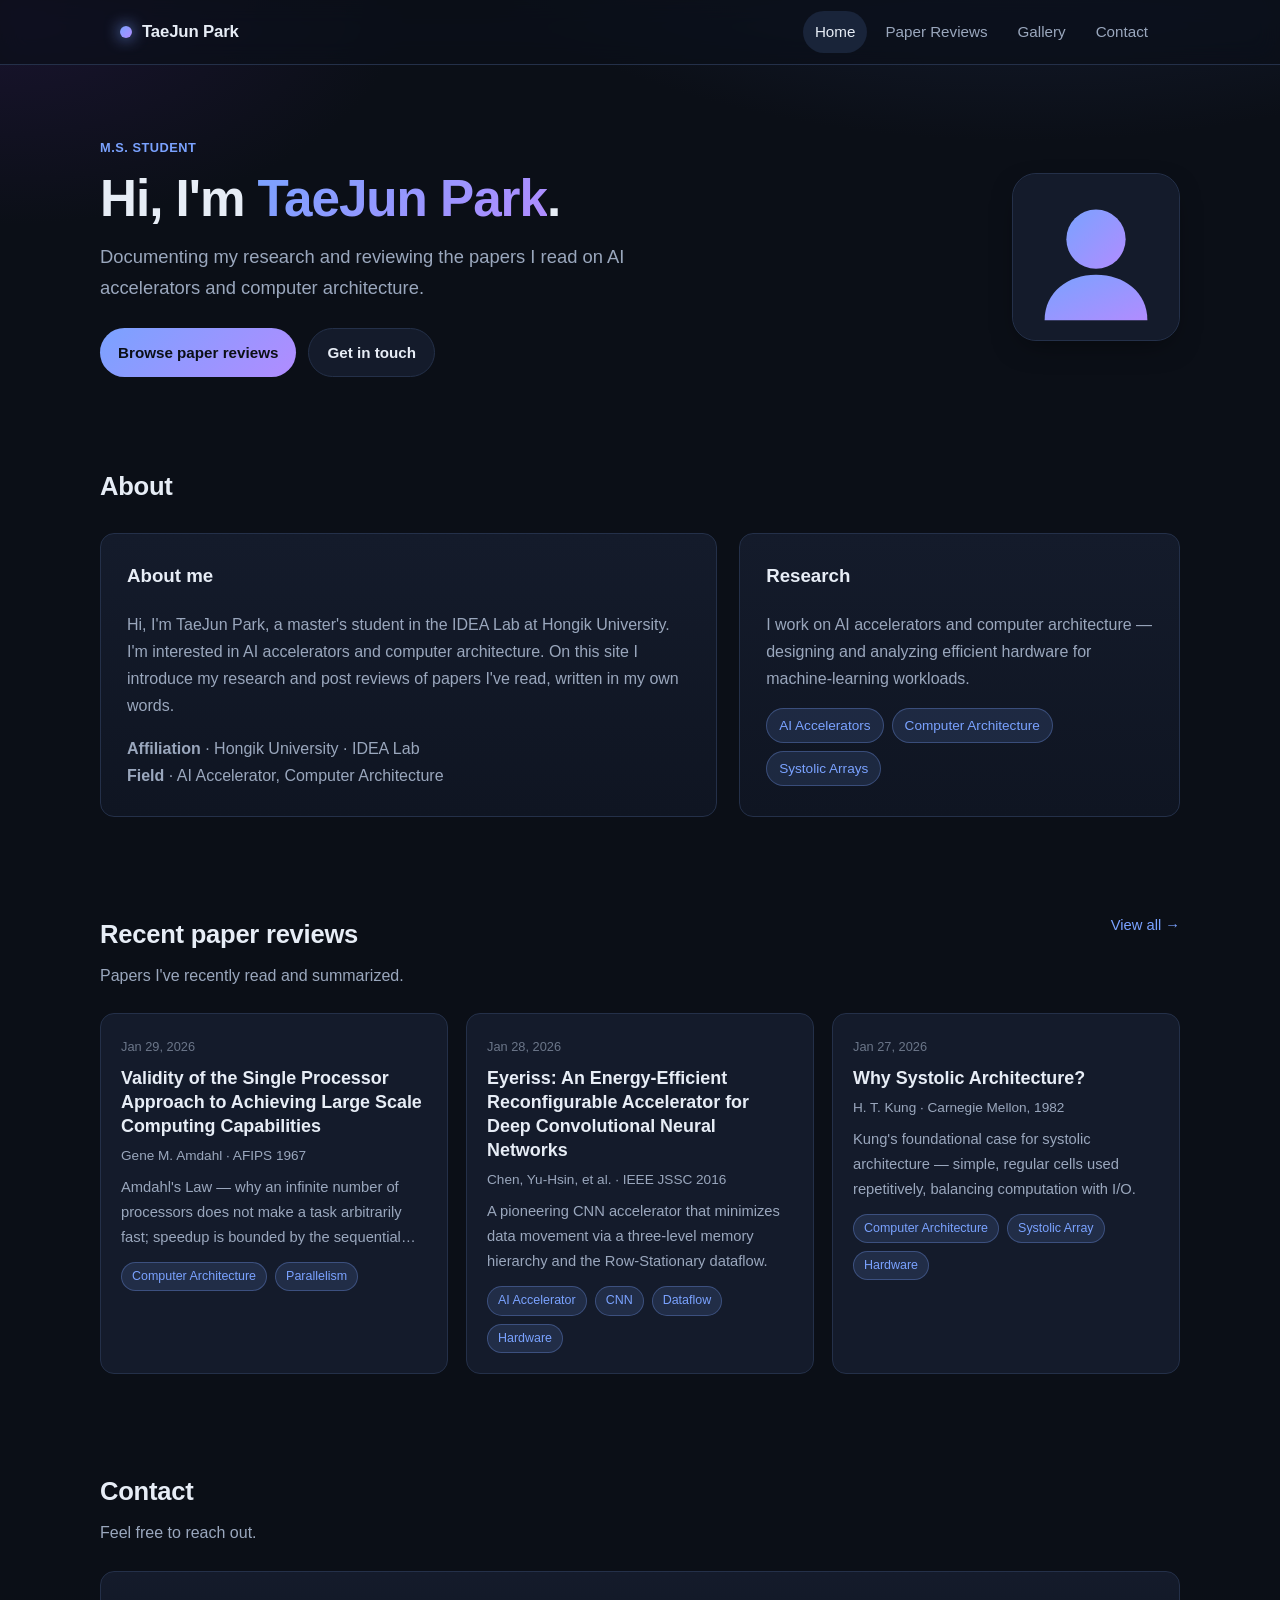
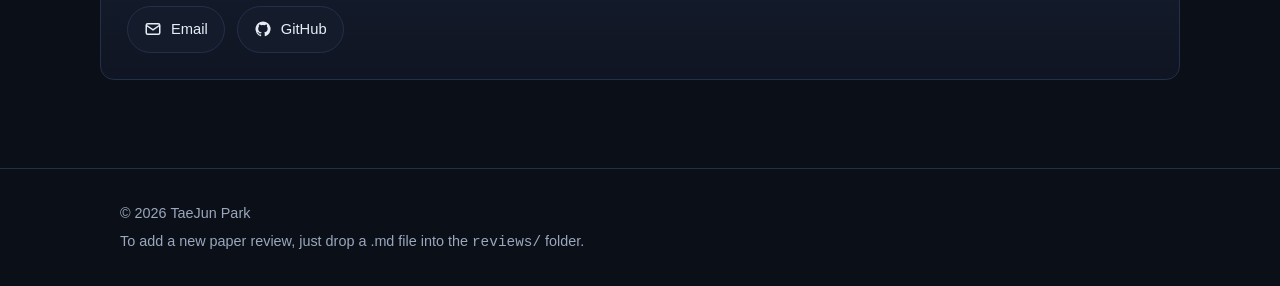
<file: index.html>
<!DOCTYPE html>
<html lang="en">
<head>
  <meta charset="UTF-8" />
  <meta name="viewport" content="width=device-width, initial-scale=1.0" />
  <title>{name} · Research & Paper Reviews</title>
  <meta name="description" content="A master's researcher's research overview and paper reviews." />
  <link rel="stylesheet" href="assets/css/style.css" />
</head>
<body data-page="home">
  <header class="site-header">
    <div class="container nav">
      <a class="brand" href="index.html"><span class="brand-dot"></span><span data-profile="name">My Site</span></a>
      <button class="nav-toggle" aria-label="Open menu" aria-expanded="false">☰</button>
      <nav class="nav-links">
        <a href="index.html" data-nav="home">Home</a>
        <a href="reviews.html" data-nav="reviews">Paper Reviews</a>
        <a href="gallery.html" data-nav="gallery">Gallery</a>
        <a href="index.html#contact">Contact</a>
      </nav>
    </div>
  </header>

  <main>
    <!-- Hero -->
    <section class="container hero">
      <div>
        <p class="hero-eyebrow" data-profile="role">M.S. Student</p>
        <h1>Hi, I'm <span class="grad" data-profile="name">Your Name</span>.</h1>
        <p class="lead" data-profile="tagline">A place where I document my research and review the papers I read.</p>
        <div class="hero-cta">
          <a class="btn btn-primary" href="reviews.html">Browse paper reviews</a>
          <a class="btn" href="index.html#contact">Get in touch</a>
        </div>
      </div>
      <img class="avatar" data-avatar src="assets/img/avatar.svg" alt="Profile picture" />
    </section>

    <!-- About + Research -->
    <section class="container section" id="about">
      <div class="section-head"><h2>About</h2></div>
      <div class="about-grid">
        <div class="panel">
          <h3>About me</h3>
          <p class="muted" data-profile="about">Your bio will appear here.</p>
          <p class="muted" style="margin-bottom:0">
            <strong>Affiliation</strong> · <span data-profile="affiliation"></span><br />
            <strong>Field</strong> · <span data-profile="field"></span>
          </p>
        </div>
        <div class="panel">
          <h3>Research</h3>
          <p class="muted" data-profile="research.summary">A summary of your research will appear here.</p>
          <div class="interests" id="interests"></div>
        </div>
      </div>
    </section>

    <!-- Recent reviews -->
    <section class="container section">
      <div class="section-head">
        <a class="more" href="reviews.html">View all →</a>
        <h2>Recent paper reviews</h2>
        <p>Papers I've recently read and summarized.</p>
      </div>
      <div class="grid" id="recent-reviews">
        <p class="notice muted">Loading…</p>
      </div>
    </section>

    <!-- Contact -->
    <section class="container section" id="contact">
      <div class="section-head"><h2>Contact</h2><p>Feel free to reach out.</p></div>
      <div class="panel">
        <div class="link-row" id="contact-links"></div>
      </div>
    </section>
  </main>

  <footer class="site-footer">
    <div class="container">
      <p>© <span id="year"></span> <span data-profile="name"></span></p>
      <p class="muted">To add a new paper review, just drop a .md file into the <code>reviews/</code> folder.</p>
    </div>
  </footer>

  <script src="assets/js/app.js" defer></script>
</body>
</html>
</file>
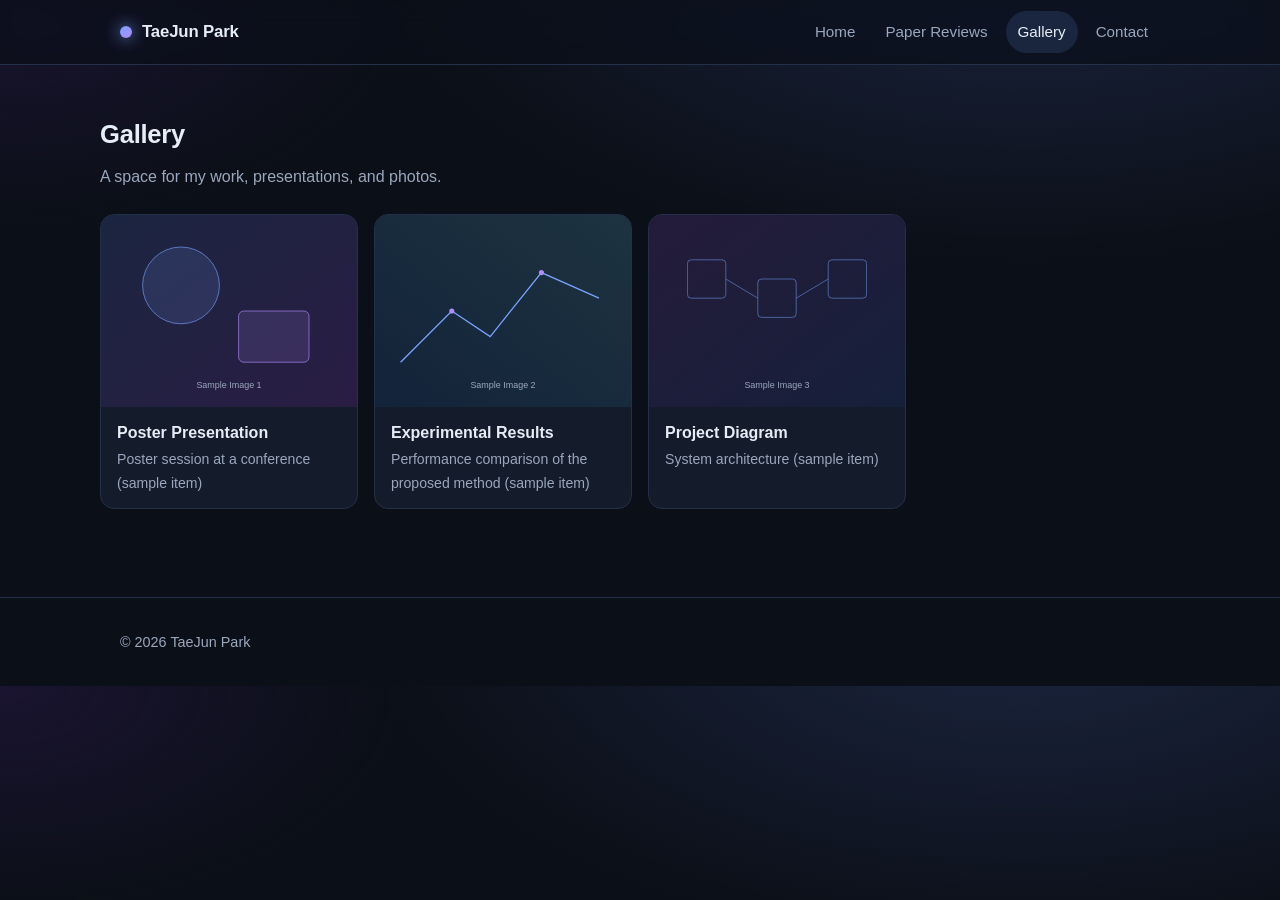
<file: gallery.html>
<!DOCTYPE html>
<html lang="en">
<head>
  <meta charset="UTF-8" />
  <meta name="viewport" content="width=device-width, initial-scale=1.0" />
  <title>Gallery · {name}</title>
  <meta name="description" content="Gallery of work and photos." />
  <link rel="stylesheet" href="assets/css/style.css" />
</head>
<body data-page="gallery">
  <header class="site-header">
    <div class="container nav">
      <a class="brand" href="index.html"><span class="brand-dot"></span><span data-profile="name">My Site</span></a>
      <button class="nav-toggle" aria-label="Open menu" aria-expanded="false">☰</button>
      <nav class="nav-links">
        <a href="index.html" data-nav="home">Home</a>
        <a href="reviews.html" data-nav="reviews">Paper Reviews</a>
        <a href="gallery.html" data-nav="gallery">Gallery</a>
        <a href="index.html#contact">Contact</a>
      </nav>
    </div>
  </header>

  <main class="container section">
    <div class="section-head">
      <h2>Gallery</h2>
      <p>A space for my work, presentations, and photos.</p>
    </div>
    <div class="gallery-grid" id="gallery-list">
      <p class="notice muted">Loading…</p>
    </div>
  </main>

  <footer class="site-footer">
    <div class="container">
      <p>© <span id="year"></span> <span data-profile="name"></span></p>
    </div>
  </footer>

  <script src="assets/js/app.js" defer></script>
</body>
</html>
</file>
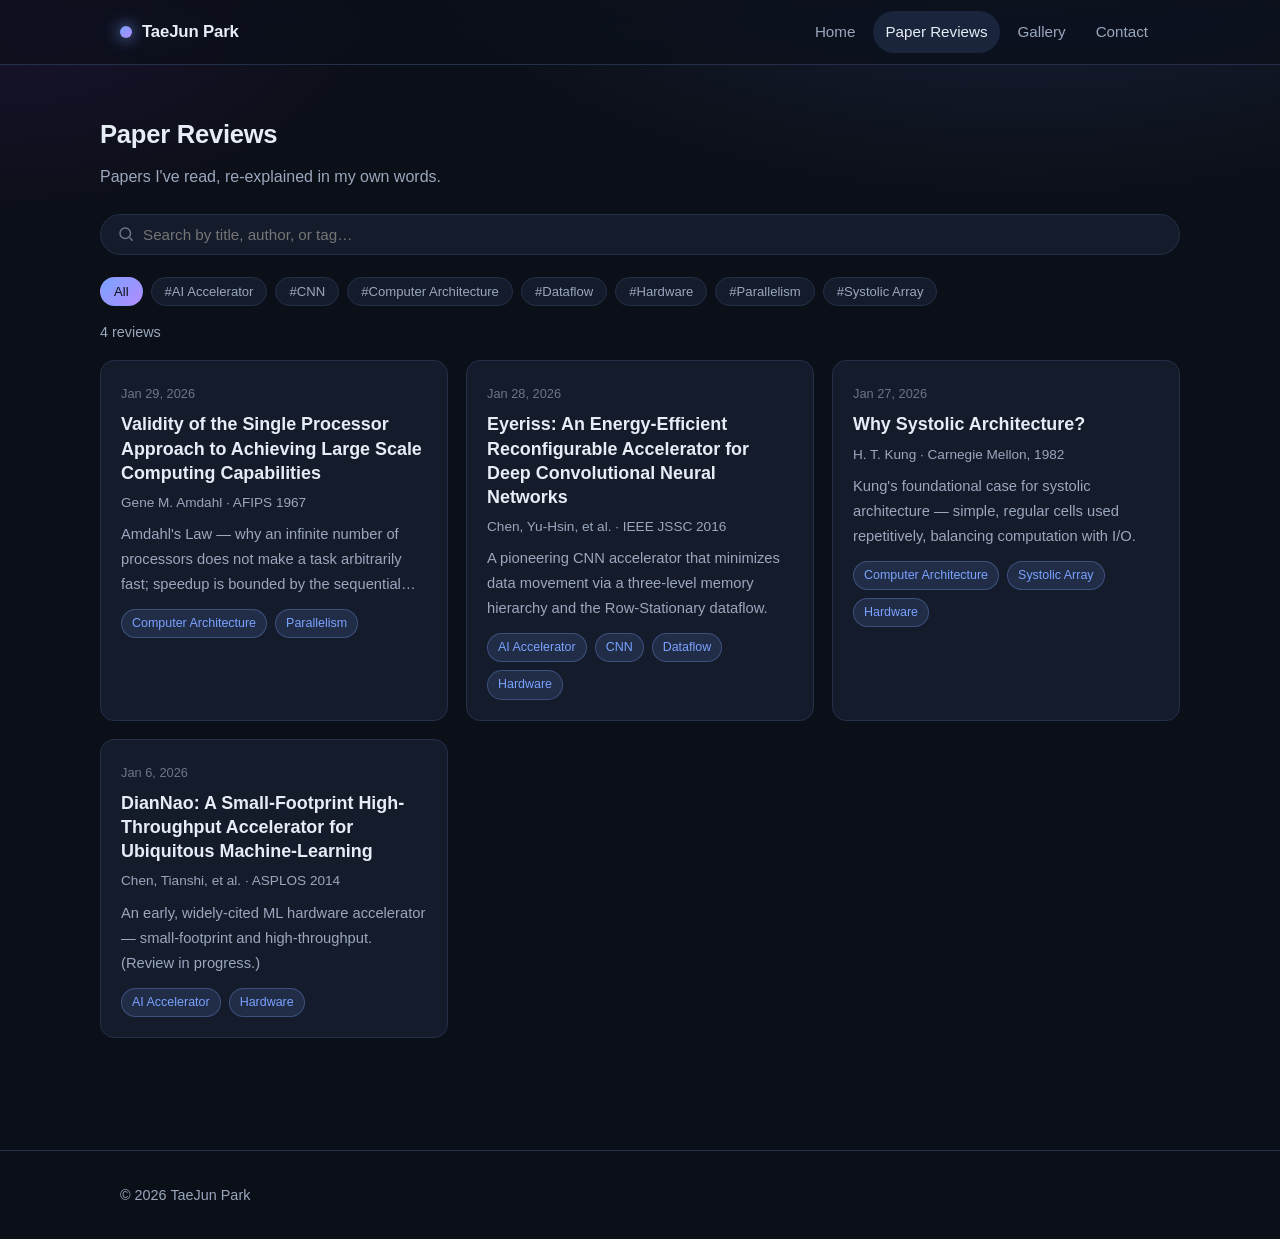
<file: reviews.html>
<!DOCTYPE html>
<html lang="en">
<head>
  <meta charset="UTF-8" />
  <meta name="viewport" content="width=device-width, initial-scale=1.0" />
  <title>Paper Reviews · {name}</title>
  <meta name="description" content="A collection of paper reviews." />
  <link rel="stylesheet" href="assets/css/style.css" />
</head>
<body data-page="reviews">
  <header class="site-header">
    <div class="container nav">
      <a class="brand" href="index.html"><span class="brand-dot"></span><span data-profile="name">My Site</span></a>
      <button class="nav-toggle" aria-label="Open menu" aria-expanded="false">☰</button>
      <nav class="nav-links">
        <a href="index.html" data-nav="home">Home</a>
        <a href="reviews.html" data-nav="reviews">Paper Reviews</a>
        <a href="gallery.html" data-nav="gallery">Gallery</a>
        <a href="index.html#contact">Contact</a>
      </nav>
    </div>
  </header>

  <main class="container section">
    <div class="section-head">
      <h2>Paper Reviews</h2>
      <p>Papers I've read, re-explained in my own words.</p>
    </div>

    <div class="toolbar">
      <label class="search">
        <svg width="18" height="18" viewBox="0 0 24 24" fill="none" stroke="currentColor" stroke-width="2"><circle cx="11" cy="11" r="7"/><path d="m21 21-4.3-4.3"/></svg>
        <input id="search" type="search" placeholder="Search by title, author, or tag…" autocomplete="off" />
      </label>
    </div>
    <div class="tagbar" id="tagbar"></div>
    <p id="reviews-count" class="list-count muted"></p>

    <div class="grid" id="reviews-list">
      <p class="notice muted">Loading…</p>
    </div>
    <div id="load-more-wrap" class="center" style="margin-top:24px"></div>
  </main>

  <footer class="site-footer">
    <div class="container">
      <p>© <span id="year"></span> <span data-profile="name"></span></p>
    </div>
  </footer>

  <script src="assets/js/app.js" defer></script>
  <script src="assets/js/reviews.js" defer></script>
</body>
</html>
</file>
<file: assets/css/style.css>
/* =========================================================
   다크 모던 테마
   색상/간격은 아래 :root 변수만 바꾸면 사이트 전체에 반영됩니다.
   ========================================================= */
:root {
  --bg: #0b0f17;
  --bg-soft: #0f1522;
  --panel: #141b2b;
  --panel-2: #18203250;
  --border: #243049;
  --text: #e7edf6;
  --muted: #9aa7bd;
  --faint: #6b7689;
  --accent: #7aa2ff;
  --accent-2: #b18cff;
  --accent-soft: #7aa2ff22;
  --danger: #ff7a7a;
  --radius: 14px;
  --radius-sm: 10px;
  --maxw: 1080px;
  --shadow: 0 10px 30px -12px rgba(0, 0, 0, 0.6);
  --grad: linear-gradient(135deg, var(--accent), var(--accent-2));
  --font: -apple-system, BlinkMacSystemFont, "Segoe UI", "Malgun Gothic",
    "맑은 고딕", Roboto, "Helvetica Neue", Arial, "Apple SD Gothic Neo",
    "Noto Sans KR", sans-serif;
  --mono: "SFMono-Regular", "Cascadia Code", Consolas, "Liberation Mono",
    Menlo, monospace;
}

* { box-sizing: border-box; }

html { scroll-behavior: smooth; }

body {
  margin: 0;
  font-family: var(--font);
  background:
    radial-gradient(1200px 600px at 80% -10%, #1b2540 0%, transparent 55%),
    radial-gradient(900px 500px at 0% 0%, #1a1430 0%, transparent 45%),
    var(--bg);
  color: var(--text);
  line-height: 1.7;
  -webkit-font-smoothing: antialiased;
  text-rendering: optimizeLegibility;
}

a { color: var(--accent); text-decoration: none; }
a:hover { text-decoration: underline; }

img { max-width: 100%; display: block; }

.container {
  width: 100%;
  max-width: var(--maxw);
  margin: 0 auto;
  padding: 0 20px;
}

.muted { color: var(--muted); }
.center { text-align: center; }

/* ---------- 헤더 / 네비게이션 ---------- */
.site-header {
  position: sticky;
  top: 0;
  z-index: 50;
  backdrop-filter: saturate(160%) blur(12px);
  background: color-mix(in srgb, var(--bg) 75%, transparent);
  border-bottom: 1px solid var(--border);
}
.nav {
  display: flex;
  align-items: center;
  justify-content: space-between;
  height: 64px;
}
.brand {
  display: inline-flex;
  align-items: center;
  gap: 10px;
  font-weight: 700;
  font-size: 1.05rem;
  color: var(--text);
  letter-spacing: -0.01em;
}
.brand:hover { text-decoration: none; }
.brand-dot {
  width: 12px;
  height: 12px;
  border-radius: 50%;
  background: var(--grad);
  box-shadow: 0 0 16px var(--accent);
}
.nav-links { display: flex; align-items: center; gap: 6px; }
.nav-links a {
  color: var(--muted);
  padding: 8px 12px;
  border-radius: 999px;
  font-size: 0.95rem;
  font-weight: 500;
  transition: color 0.15s, background 0.15s;
}
.nav-links a:hover { color: var(--text); text-decoration: none; background: var(--panel); }
.nav-links a.active { color: var(--text); background: var(--accent-soft); }
.nav-toggle {
  display: none;
  background: var(--panel);
  border: 1px solid var(--border);
  color: var(--text);
  font-size: 1.2rem;
  width: 42px;
  height: 42px;
  border-radius: var(--radius-sm);
  cursor: pointer;
}

/* ---------- 히어로 (홈) ---------- */
.hero {
  padding: 72px 0 40px;
  display: grid;
  grid-template-columns: 1fr auto;
  gap: 40px;
  align-items: center;
}
.hero-eyebrow {
  color: var(--accent);
  font-weight: 600;
  letter-spacing: 0.04em;
  text-transform: uppercase;
  font-size: 0.8rem;
  margin: 0 0 12px;
}
.hero h1 {
  font-size: clamp(2rem, 5vw, 3.2rem);
  line-height: 1.1;
  margin: 0 0 14px;
  letter-spacing: -0.02em;
}
.hero h1 .grad {
  background: var(--grad);
  -webkit-background-clip: text;
  background-clip: text;
  color: transparent;
}
.hero p.lead { font-size: 1.15rem; color: var(--muted); margin: 0 0 24px; max-width: 52ch; }
.hero-cta { display: flex; flex-wrap: wrap; gap: 12px; }
.avatar {
  width: 168px;
  height: 168px;
  border-radius: 24px;
  border: 1px solid var(--border);
  box-shadow: var(--shadow);
  background: var(--panel);
}

/* ---------- 버튼 ---------- */
.btn {
  display: inline-flex;
  align-items: center;
  gap: 8px;
  padding: 11px 18px;
  border-radius: 999px;
  font-weight: 600;
  font-size: 0.95rem;
  border: 1px solid var(--border);
  background: var(--panel);
  color: var(--text);
  cursor: pointer;
  transition: transform 0.1s, border-color 0.15s, background 0.15s;
}
.btn:hover { text-decoration: none; transform: translateY(-1px); border-color: var(--accent); }
.btn-primary { background: var(--grad); border: none; color: #0b0f17; }
.btn-primary:hover { box-shadow: 0 8px 24px -8px var(--accent); }

/* ---------- 섹션 ---------- */
.section { padding: 48px 0; }
.section-head { margin-bottom: 24px; }
.section-head h2 {
  font-size: 1.6rem;
  margin: 0 0 6px;
  letter-spacing: -0.01em;
}
.section-head p { margin: 0; color: var(--muted); }
.section-head .more { float: right; font-size: 0.92rem; }

.panel {
  background: linear-gradient(180deg, var(--panel), var(--bg-soft));
  border: 1px solid var(--border);
  border-radius: var(--radius);
  padding: 26px;
}

/* ---------- 칩 / 태그 ---------- */
.chips { display: flex; flex-wrap: wrap; gap: 8px; margin-top: 12px; }
.chip {
  font-size: 0.78rem;
  color: var(--accent);
  background: var(--accent-soft);
  border: 1px solid color-mix(in srgb, var(--accent) 30%, transparent);
  padding: 3px 10px;
  border-radius: 999px;
  white-space: nowrap;
}

/* ---------- 카드 (리뷰 목록) ---------- */
.grid {
  display: grid;
  grid-template-columns: repeat(auto-fill, minmax(280px, 1fr));
  gap: 18px;
}
.card {
  display: block;
  background: var(--panel);
  border: 1px solid var(--border);
  border-radius: var(--radius);
  overflow: hidden;
  transition: transform 0.12s, border-color 0.15s, box-shadow 0.15s;
  color: var(--text);
}
.card:hover {
  text-decoration: none;
  transform: translateY(-3px);
  border-color: color-mix(in srgb, var(--accent) 55%, var(--border));
  box-shadow: var(--shadow);
}
.card-body { padding: 18px 20px 20px; }
.card-date { font-size: 0.8rem; color: var(--faint); }
.card-title { margin: 6px 0 6px; font-size: 1.12rem; line-height: 1.35; }
.card-meta { margin: 0 0 8px; font-size: 0.85rem; color: var(--muted); }
.card-summary {
  margin: 0;
  color: var(--muted);
  font-size: 0.92rem;
  display: -webkit-box;
  -webkit-line-clamp: 3;
  -webkit-box-orient: vertical;
  overflow: hidden;
}

/* ---------- 검색 / 필터 바 ---------- */
.toolbar { display: flex; flex-wrap: wrap; gap: 14px; align-items: center; margin-bottom: 22px; }
.search {
  flex: 1 1 260px;
  display: flex;
  align-items: center;
  gap: 8px;
  background: var(--panel);
  border: 1px solid var(--border);
  border-radius: 999px;
  padding: 0 16px;
}
.search input {
  flex: 1;
  background: transparent;
  border: none;
  outline: none;
  color: var(--text);
  font-size: 0.95rem;
  padding: 11px 0;
  font-family: inherit;
}
.search svg { flex: none; color: var(--faint); }
.tagbar { display: flex; flex-wrap: wrap; gap: 8px; }
.list-count { margin: 14px 0 16px; font-size: 0.9rem; }
.tag-btn {
  font-size: 0.82rem;
  color: var(--muted);
  background: var(--panel);
  border: 1px solid var(--border);
  padding: 6px 13px;
  border-radius: 999px;
  cursor: pointer;
  font-family: inherit;
  transition: color 0.15s, background 0.15s, border-color 0.15s;
}
.tag-btn:hover { color: var(--text); }
.tag-btn.active { color: #0b0f17; background: var(--grad); border-color: transparent; }

/* ---------- 연락처 / 링크 ---------- */
.link-row { display: flex; flex-wrap: wrap; gap: 12px; margin-top: 8px; }
.link-pill {
  display: inline-flex;
  align-items: center;
  gap: 9px;
  padding: 10px 16px;
  border-radius: 999px;
  background: var(--panel);
  border: 1px solid var(--border);
  color: var(--text);
  font-weight: 500;
  font-size: 0.92rem;
  transition: transform 0.1s, border-color 0.15s;
}
.link-pill:hover { text-decoration: none; transform: translateY(-1px); border-color: var(--accent); }
.link-pill svg { width: 18px; height: 18px; }

/* ---------- About / 연구 ---------- */
.about-grid { display: grid; grid-template-columns: 1.4fr 1fr; gap: 22px; }
.about-grid .panel h3 { margin-top: 0; }
.interests { display: flex; flex-wrap: wrap; gap: 8px; }
.interests .chip { font-size: 0.85rem; padding: 5px 12px; }

/* ---------- 갤러리 ---------- */
.gallery-grid {
  display: grid;
  grid-template-columns: repeat(auto-fill, minmax(240px, 1fr));
  gap: 16px;
}
figure.tile {
  margin: 0;
  background: var(--panel);
  border: 1px solid var(--border);
  border-radius: var(--radius);
  overflow: hidden;
}
figure.tile img { width: 100%; aspect-ratio: 4 / 3; object-fit: cover; }
figure.tile figcaption { padding: 12px 16px; }
figure.tile .t-title { font-weight: 600; }
figure.tile .t-cap { color: var(--muted); font-size: 0.88rem; margin-top: 2px; }

/* ---------- 개별 리뷰 (렌더된 마크다운) ---------- */
.review-wrap { max-width: 760px; margin: 0 auto; padding: 36px 0 64px; }
.back-link { color: var(--muted); font-size: 0.92rem; }
.review-head { margin: 16px 0 28px; padding-bottom: 22px; border-bottom: 1px solid var(--border); }
.review-head h1 { font-size: clamp(1.7rem, 4vw, 2.4rem); line-height: 1.2; margin: 8px 0 12px; letter-spacing: -0.02em; }
.review-meta { color: var(--muted); font-size: 0.92rem; display: flex; flex-wrap: wrap; gap: 6px 14px; }

.prose { font-size: 1.04rem; }
.prose h1, .prose h2, .prose h3, .prose h4 { line-height: 1.3; margin: 1.8em 0 0.6em; letter-spacing: -0.01em; }
.prose h2 { font-size: 1.5rem; padding-bottom: 0.3em; border-bottom: 1px solid var(--border); }
.prose h3 { font-size: 1.22rem; }
.prose p { margin: 0.9em 0; }
.prose a { text-decoration: underline; text-underline-offset: 3px; }
.prose ul, .prose ol { padding-left: 1.4em; }
.prose li { margin: 0.3em 0; }
.prose img { border-radius: var(--radius-sm); border: 1px solid var(--border); margin: 1.2em auto; }
.prose hr { border: none; border-top: 1px solid var(--border); margin: 2em 0; }
.prose blockquote {
  margin: 1.2em 0;
  padding: 4px 18px;
  border-left: 3px solid var(--accent);
  background: var(--panel-2);
  border-radius: 0 var(--radius-sm) var(--radius-sm) 0;
  color: var(--muted);
}
.prose code {
  font-family: var(--mono);
  font-size: 0.9em;
  background: var(--panel);
  border: 1px solid var(--border);
  padding: 1px 6px;
  border-radius: 6px;
}
.prose pre {
  background: #0c1320;
  border: 1px solid var(--border);
  border-radius: var(--radius-sm);
  padding: 16px 18px;
  overflow: auto;
}
.prose pre code { background: none; border: none; padding: 0; font-size: 0.9rem; }
.prose table { width: 100%; border-collapse: collapse; margin: 1.2em 0; font-size: 0.95rem; }
.prose th, .prose td { border: 1px solid var(--border); padding: 8px 12px; text-align: left; }
.prose th { background: var(--panel); }
.prose .katex-display { overflow-x: auto; overflow-y: hidden; padding: 4px 0; }

/* ---------- 상태 메시지 ---------- */
.notice {
  text-align: center;
  color: var(--muted);
  padding: 48px 20px;
  background: var(--panel);
  border: 1px dashed var(--border);
  border-radius: var(--radius);
}
.notice.error { color: var(--danger); border-color: color-mix(in srgb, var(--danger) 40%, var(--border)); }

/* ---------- 푸터 ---------- */
.site-footer {
  border-top: 1px solid var(--border);
  margin-top: 40px;
  padding: 28px 0;
  color: var(--muted);
  font-size: 0.9rem;
}
.site-footer p { margin: 4px 0; }

/* ---------- 반응형 ---------- */
@media (max-width: 760px) {
  .nav-toggle { display: inline-flex; }
  .nav-links {
    position: absolute;
    top: 64px;
    left: 0;
    right: 0;
    flex-direction: column;
    align-items: stretch;
    gap: 4px;
    padding: 12px 20px 18px;
    background: var(--bg-soft);
    border-bottom: 1px solid var(--border);
    display: none;
  }
  .nav-links.open { display: flex; }
  .nav-links a { padding: 12px 14px; }
  .hero { grid-template-columns: 1fr; padding-top: 48px; }
  .hero .avatar { order: -1; }
  .about-grid { grid-template-columns: 1fr; }
}
</file>
